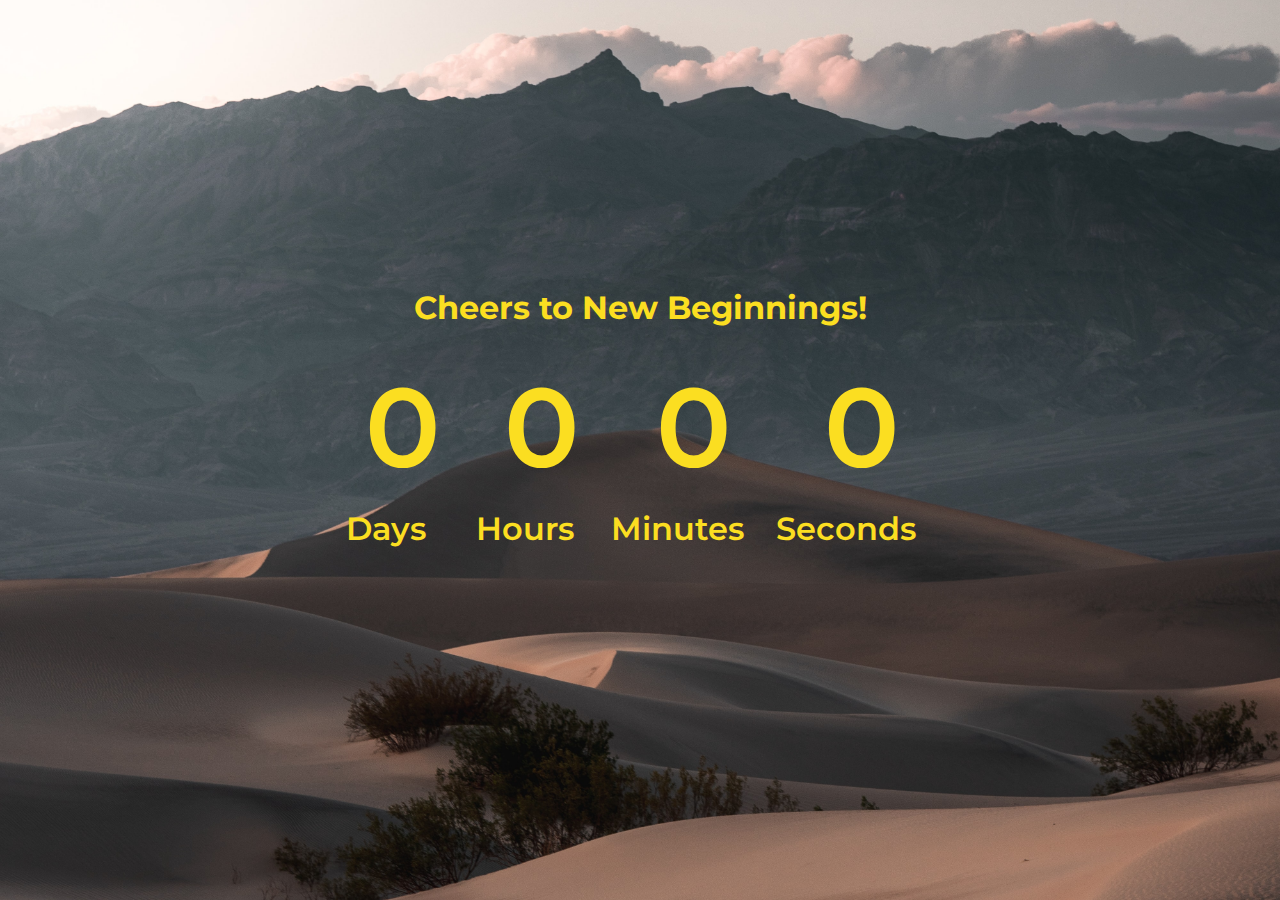
<file: countdown-timer /index.html>
<!DOCTYPE html>
<html lang="en">
<head>
    <meta charset="UTF-8">
    <meta http-equiv="X-UA-Compatible" content="IE=edge">
    <meta name="viewport" content="width=device-width, initial-scale=1.0">
    <title>A Simple Digital clock</title>
    <link rel="stylesheet" href="/countdown-timer /style.css">
    <script src="script.js" defer></script>
</head>
<body>
    <h1>Cheers to New Beginnings!</h1>
    <div class="countdown-container" id = "end-countdown">
        <div class="countdown-desc days-wrapper">
            <p class="big-text" id="days">0</p>
            <span>Days</span>
        </div>
        <div class="countdown-desc hours-wrapper">
            <p class="big-text" id="hours">0</p>
            <span>Hours</span>
        </div>
        <div class="countdown-desc mins-wrapper">
            <p class="big-text" id="mins">0</p>
            <span>Minutes</span>
        </div>
        <div class="countdown-desc secs-wrapper">
            <p class="big-text" id="secs">0</p>
            <span>Seconds</span>
        </div>
    </div>
</body>
</html>
</file>
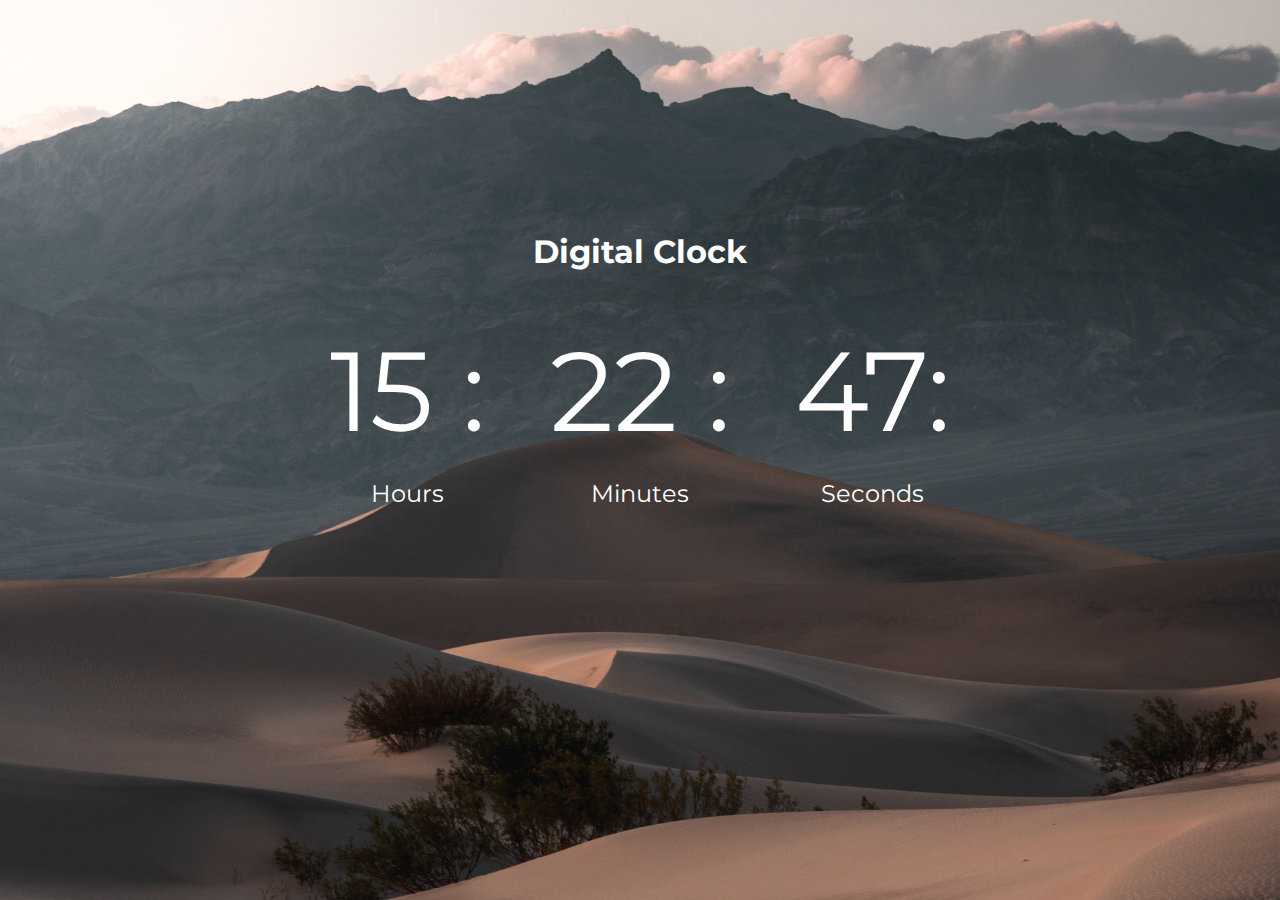
<file: simple-digital-clock/index.html>
<!DOCTYPE html>
<html lang="en">
  <head>
    <meta charset="UTF-8" />
    <meta http-equiv="X-UA-Compatible" content="IE=edge" />
    <meta name="viewport" content="width=device-width, initial-scale=1.0" />
    <title>A Simple Digital clock</title>
    <link rel="stylesheet" href="style.css" />
    <script src="script.js" defer></script>
  </head>
  <body>
    <h1>Digital Clock</h1>
    <div class="container">
      <div class="desc hours-wrapper">
        <p class="big-text" id="hours">0</p>
        <span>Hours</span>
      </div>
      <div class="desc mins-wrapper">
        <p class="big-text" id="mins">0</p>
        <span>Minutes</span>
      </div>
      <div class="desc secs-wrapper">
        <p class="big-text" id="secs">0</p>
        <span>Seconds</span>
      </div>
    </div>
  </body>
</html>
</file>
<file: countdown-timer /style.css>
@import url('https://fonts.googleapis.com/css2?family=Montserrat:wght@400;500;600&display=swap');

* {
    box-sizing: border-box;
    margin: 0;
    padding: 0;
}

body {
    font-family: "Montserrat", sans-serif;
    color: rgb(251, 222, 33);
    font-weight: 600;
    background-image: url('./image/bground.jpg');
    min-height: 100vh;
    background-position: center center;
    background-repeat: no-repeat;
    background-size: cover;
    display: flex;
    flex-direction: column;
    justify-content: center;
    align-items: center;
}
h1 {
    font: 4rem;
    text-align: center;
    margin-top: -3rem;
}
.countdown-container {
    width: 80%;
    margin: 0 auto;
    display: flex;
    justify-content: center;
    align-items: center;
}
#end-countdown {
    display: flex;
    font-size: 6rem;
}

.big-text {
    font-size: 7rem;
    margin: 2rem;
    margin-bottom: -3rem;
}

.countdown-desc {
    text-align: center;

}

.countdown-desc span{
  font-size: 2rem;
  margin-right: 2rem;
 
}
</file>
<file: simple-digital-clock/style.css>
@import url('https://fonts.googleapis.com/css2?family=Montserrat:wght@400;500;600&display=swap');

* {
    box-sizing: border-box;
    margin: 0;
    padding: 0;
}

body {
    font-family: "Montserrat", sans-serif;
    color: white;
    background-image: url('./image/bground.jpg');
    min-height: 100vh;
    background-position: center center;
    background-repeat: no-repeat;
    background-size: cover;
    display: flex;
    flex-direction: column;
    justify-content: center;
    align-items: center;
}

h1 {
    font: 4rem;
    text-align: center;
    margin-top: -10rem;
}

.container {
    width: 80%;
    margin: 0 auto;
    display: flex;
    justify-content: center;
    align-items: center;
}

.big-text {
    font-size: 7rem;
    line-height: 1;
    margin: 2rem;
}

.desc {
    text-align: center;
    margin-top: 2rem;
    /* border: 1px solid red;  */
}

.desc span {
    font-size: 1.5rem
}
</file>
